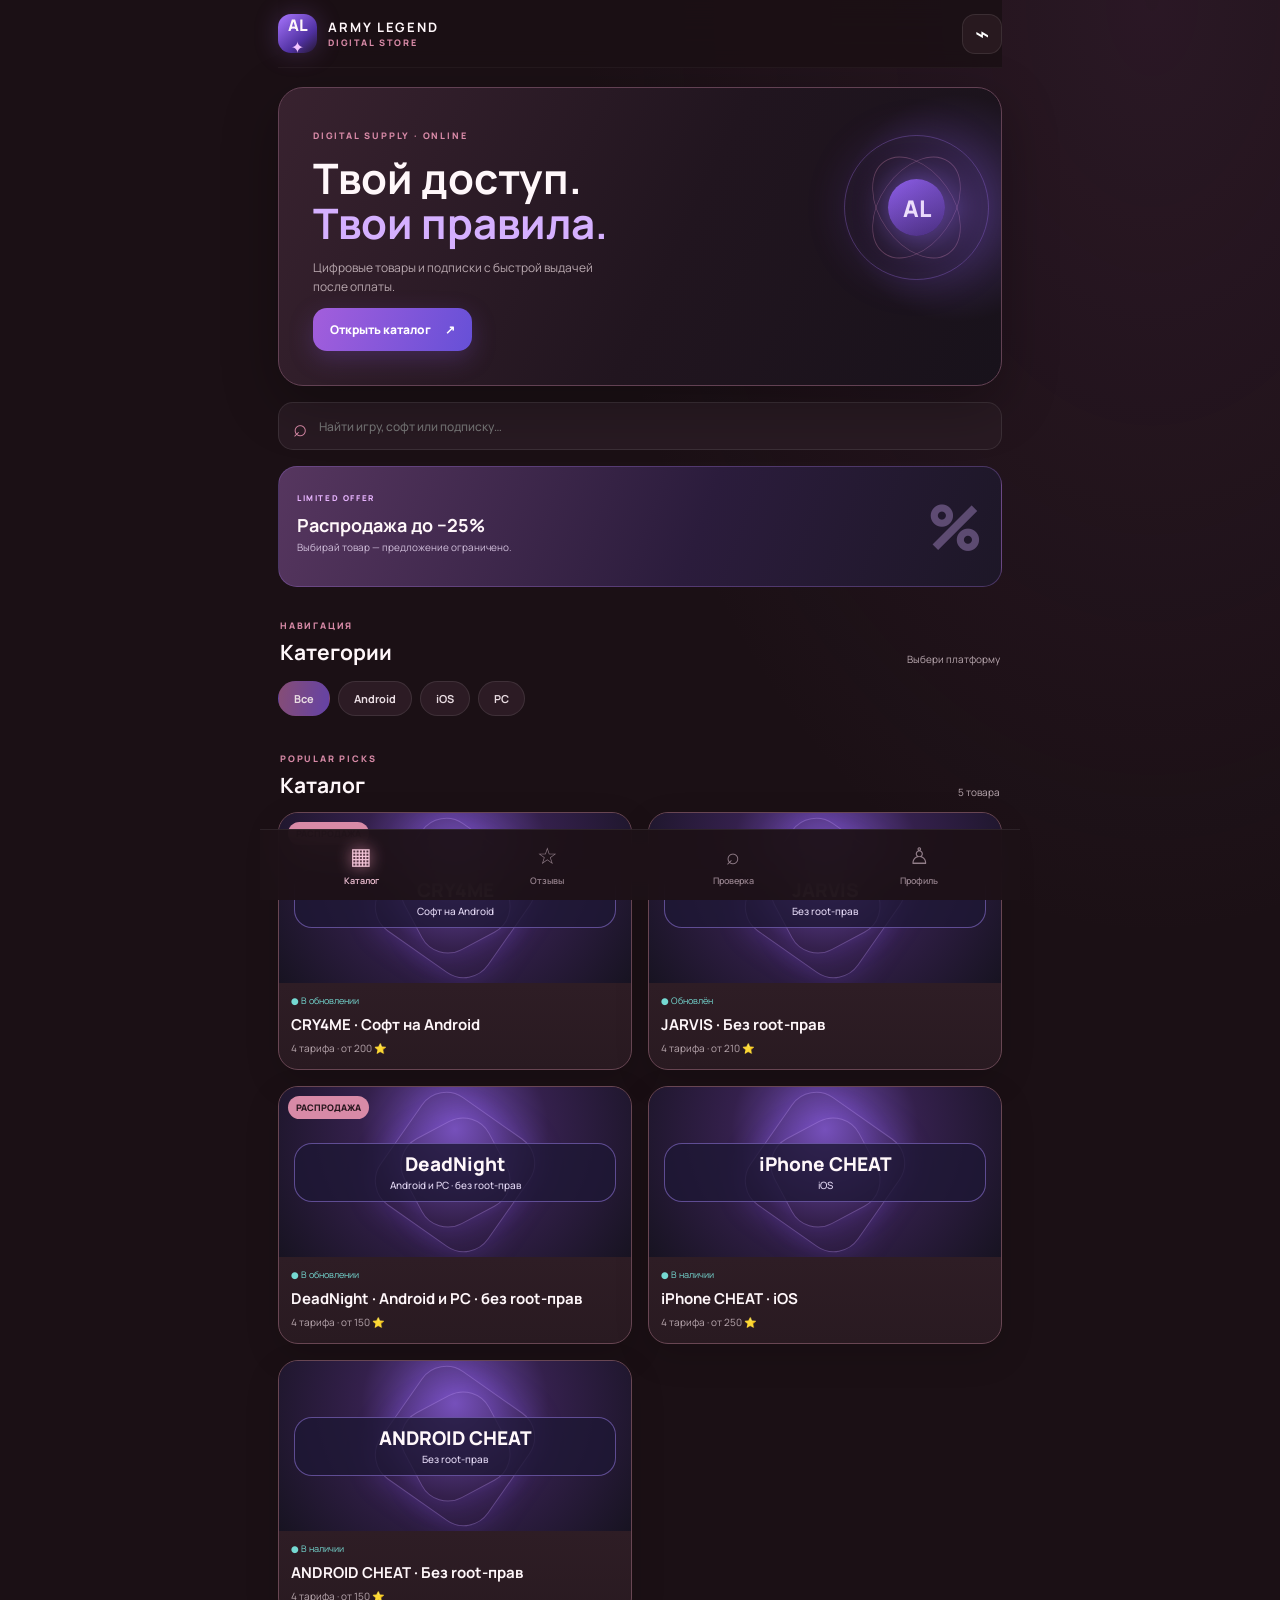
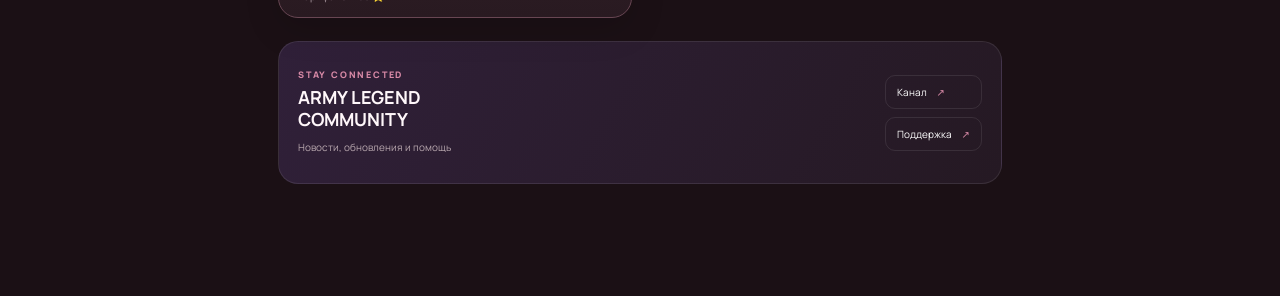
<file: army_legend_mini_app/index.html>
<!doctype html>
<html lang="ru">
<head>
  <meta charset="utf-8">
  <meta name="viewport" content="width=device-width, initial-scale=1, viewport-fit=cover">
  <meta name="theme-color" content="#1b1015">
  <title>ARMY LEGEND — магазин цифровых товаров</title>
  <link rel="stylesheet" href="styles.css">
  <script src="https://telegram.org/js/telegram-web-app.js"></script>
</head>
<body>
  <div class="app-shell">
    <header class="topbar">
      <div class="brand-mark">AL<span>✦</span></div>
      <div class="brand-copy"><b>ARMY LEGEND</b><small>DIGITAL STORE</small></div>
      <button class="icon-btn" id="profileShortcut" aria-label="Профиль">⌁</button>
    </header>

    <main id="app">
      <section class="hero">
        <div class="hero-copy">
          <span class="eyebrow">DIGITAL SUPPLY · ONLINE</span>
          <h1>Твой доступ.<br><em>Твои правила.</em></h1>
          <p>Цифровые товары и подписки с быстрой выдачей после оплаты.</p>
          <button class="primary-btn" id="heroCatalog">Открыть каталог <span>↗</span></button>
        </div>
        <div class="hero-orbit"><div class="orbit-core">AL</div><i></i><b></b></div>
      </section>

      <section class="search-row">
        <span>⌕</span><input id="searchInput" type="search" placeholder="Найти игру, софт или подписку…">
      </section>

      <section class="promo">
        <div><span class="promo-tag">LIMITED OFFER</span><h2>Распродажа до −25%</h2><p>Выбирай товар — предложение ограничено.</p></div>
        <div class="promo-symbol">%</div>
      </section>

      <section class="section-head"><div><span class="eyebrow">НАВИГАЦИЯ</span><h2>Категории</h2></div><span class="muted">Выбери платформу</span></section>
      <div class="platforms" id="platformFilters">
        <button class="chip active" data-platform="all">Все</button>
        <button class="chip" data-platform="Android">Android</button>
        <button class="chip" data-platform="iOS">iOS</button>
        <button class="chip" data-platform="PC">PC</button>
      </div>

      <section class="section-head compact"><div><span class="eyebrow">POPULAR PICKS</span><h2>Каталог</h2></div><span class="muted" id="itemCount"></span></section>
      <div class="catalog-grid" id="catalogGrid"></div>

      <section class="community">
        <div><span class="eyebrow">STAY CONNECTED</span><h2>ARMY LEGEND<br>COMMUNITY</h2><p>Новости, обновления и помощь</p></div>
        <div class="community-links">
          <a id="channelLink" href="#" target="_blank" rel="noreferrer">Канал <span>↗</span></a>
          <a id="chatLink" href="#" target="_blank" rel="noreferrer">Поддержка <span>↗</span></a>
        </div>
      </section>
    </main>

    <main id="productPage" class="hidden"></main>
    <main id="reviewsPage" class="hidden">
      <section class="page-intro"><span class="eyebrow">COMMUNITY FEEDBACK</span><h1>Отзывы</h1><p>Отзывы покупателей появятся здесь после подключения вашего канала с отзывами.</p></section>
      <div class="empty-state"><div>✦</div><b>Честные отзывы важны</b><span>Добавьте ссылку на канал с отзывами в app.js.</span></div>
    </main>
    <main id="checkPage" class="hidden">
      <section class="page-intro"><span class="eyebrow">ACCESS CONTROL</span><h1>Проверка</h1><p>Проверьте статус цифрового заказа по номеру.</p></section>
      <div class="panel"><label for="orderCheck">Номер заказа</label><input id="orderCheck" placeholder="Например, AL-123456"><button class="primary-btn full" id="checkOrder">Проверить заказ</button><div id="checkResult" class="notice"></div></div>
    </main>
    <main id="profilePage" class="hidden">
      <section class="page-intro"><span class="eyebrow">YOUR ACCOUNT</span><h1>Профиль</h1><p>Информация о вашем Telegram-аккаунте и заказах.</p></section>
      <div class="panel profile-panel"><div class="avatar" id="avatar">AL</div><div><b id="profileName">Гость</b><span id="profileId" class="muted">Откройте приложение через Telegram</span></div></div>
      <div class="panel"><div class="row-between"><span>Мои покупки</span><b id="purchaseCount">0</b></div><button class="secondary-btn full" id="showOrders">Посмотреть заказы</button><div id="ordersList"></div></div>
    </main>

    <nav class="bottom-nav">
      <button class="nav-item active" data-tab="catalog"><span>▦</span><small>Каталог</small></button>
      <button class="nav-item" data-tab="reviews"><span>☆</span><small>Отзывы</small></button>
      <button class="nav-item" data-tab="check"><span>⌕</span><small>Проверка</small></button>
      <button class="nav-item" data-tab="profile"><span>♙</span><small>Профиль</small></button>
    </nav>
  </div>

  <div class="modal-backdrop hidden" id="checkoutModal">
    <div class="modal">
      <button class="modal-close" id="closeModal">×</button>
      <span class="eyebrow">ORDER SUMMARY</span><h2>Оформление</h2>
      <div id="checkoutSummary"></div>
      <p class="fineprint">Оплата цифровых товаров внутри Telegram выполняется через Telegram Stars (XTR). Счёт откроется в защищённом окне Telegram.</p>
      <button class="primary-btn full" id="payButton">Перейти к оплате <span>↗</span></button>
      <div id="paymentMessage" class="notice"></div>
    </div>
  </div>
  <div class="toast" id="toast"></div>
  <script src="app.js"></script>
</body>
</html>
</file>
<file: army_legend_mini_app/styles.css>
@import url('https://fonts.googleapis.com/css2?family=Manrope:wght@400;500;600;700;800&display=swap');
:root{--bg:#1b1015;--panel:#28191f;--panel2:#311f27;--line:rgba(255,255,255,.09);--text:#fff7fa;--muted:#b9a8af;--pink:#d88aa7;--violet:#9569ff;--cyan:#75d9d2;--shadow:0 18px 55px rgba(0,0,0,.28)}
*{box-sizing:border-box}html{background:var(--bg);scroll-behavior:smooth}body{margin:0;color:var(--text);font-family:Manrope,system-ui,sans-serif;background:radial-gradient(ellipse at 90% 0%,rgba(115,61,113,.17),transparent 35%),var(--bg);min-height:100vh}.app-shell{max-width:760px;margin:auto;min-height:100vh;padding:0 18px 112px}.topbar{height:68px;display:flex;align-items:center;gap:11px;border-bottom:1px solid rgba(255,255,255,.04);position:sticky;top:0;background:rgba(27,16,21,.9);backdrop-filter:blur(16px);z-index:5}.brand-mark{width:39px;height:39px;border-radius:13px;background:linear-gradient(140deg,#a875ff,#5031a1 65%,#24172d);display:grid;place-items:center;font-weight:900;box-shadow:0 0 25px #8155b455}.brand-mark span{color:#f2c4ff}.brand-copy{display:flex;flex-direction:column;letter-spacing:.12em}.brand-copy b{font-size:13px}.brand-copy small,.eyebrow{font-size:9px;letter-spacing:.2em;color:var(--pink);font-weight:800}.icon-btn{margin-left:auto;border:1px solid var(--line);background:var(--panel);color:white;border-radius:13px;width:40px;height:40px;font-size:24px}.hero{margin:19px 0 16px;min-height:220px;border:1px solid #624153;border-radius:25px;padding:25px 22px;position:relative;overflow:hidden;background:linear-gradient(115deg,#38222f 0%,#21151f 55%,#18121b 100%);box-shadow:var(--shadow)}.hero:after{content:"";position:absolute;width:230px;height:230px;border-radius:50%;right:-70px;top:5px;background:radial-gradient(circle,rgba(150,105,255,.3),rgba(150,105,255,.02) 65%,transparent 70%)}.hero-copy{position:relative;z-index:1;max-width:75%}.hero h1{font-size:32px;line-height:1.07;margin:12px 0}.hero h1 em{font-style:normal;color:#d5b0ff}.hero p,.page-intro p{font-size:12px;line-height:1.6;color:var(--muted);max-width:290px}.hero-orbit{position:absolute;right:12px;top:47px;width:145px;height:145px;border:1px solid #a875ff55;border-radius:50%;box-shadow:0 0 40px #8c55ff25,inset 0 0 30px #8c55ff18}.hero-orbit:before,.hero-orbit:after{content:"";position:absolute;border:1px solid #d88aa755;border-radius:50%;inset:15px;transform:rotate(35deg) scaleX(.65)}.hero-orbit:after{transform:rotate(-35deg) scaleX(.65)}.orbit-core{position:absolute;inset:43px;border-radius:50%;display:grid;place-items:center;background:linear-gradient(145deg,#8e5ee8,#321c58);font-weight:900;font-size:23px;box-shadow:0 0 32px #9569ff88}.primary-btn,.secondary-btn{border:0;border-radius:14px;padding:13px 17px;font:800 12px Manrope;color:white;background:linear-gradient(110deg,#a35edc,#6650d7);box-shadow:0 8px 25px #8452d344;cursor:pointer;transition:.2s}.primary-btn:active,.secondary-btn:active,.chip:active,.nav-item:active{transform:scale(.97)}.primary-btn span{margin-left:12px}.search-row{height:48px;background:#281a22;border:1px solid var(--line);border-radius:15px;display:flex;align-items:center;padding:0 14px;gap:10px;color:var(--pink);font-size:24px}.search-row input,.panel input{border:0;outline:0;background:transparent;color:white;width:100%;font:500 12px Manrope}.section-head{display:flex;align-items:end;justify-content:space-between;margin:25px 2px 13px}.section-head h2,.community h2,.modal h2{margin:4px 0 0;font-size:21px}.muted{color:var(--muted);font-size:10px}.platforms{display:flex;gap:8px;overflow:auto;padding:2px 0 4px}.chip{white-space:nowrap;border:1px solid var(--line);background:#2c1b24;color:#e9dce2;padding:9px 15px;border-radius:99px;font:700 11px Manrope}.chip.active{background:linear-gradient(100deg,#864d75,#6442a6);border-color:transparent}.catalog-grid{display:grid;grid-template-columns:repeat(2,minmax(0,1fr));gap:12px}.product-card{border:1px solid #684653;border-radius:20px;overflow:hidden;background:linear-gradient(180deg,#38232d,#291a21);box-shadow:0 12px 35px #0002;cursor:pointer;transition:.2s}.product-card:active{transform:scale(.985)}.product-art{height:132px;position:relative;display:grid;place-items:center;text-align:center;padding:15px;background:radial-gradient(circle at 50% 25%,#7650bb 0,#34204c 43%,#171321 100%);overflow:hidden}.product-art:before,.product-art:after{content:"";position:absolute;width:130px;height:130px;border:1px solid #c29aff55;border-radius:30px;transform:rotate(35deg);box-shadow:0 0 30px #8f5bff44}.product-art:after{width:95px;height:95px;transform:rotate(-28deg)}.art-label{position:relative;z-index:1;background:#1e1734c9;border:1px solid #a98aff77;border-radius:18px;padding:10px 12px;width:100%;font-weight:900;font-size:19px;line-height:1.1}.art-label small{display:block;font-weight:500;font-size:10px;margin-top:5px;color:#e4d9f5}.sale-tag{position:absolute;top:9px;left:9px;z-index:2;background:#d88aa7;color:#25151c;border-radius:20px;padding:5px 8px;font-size:9px;font-weight:900}.product-info{padding:11px 12px 14px}.status{font-size:9px;color:var(--cyan);margin-bottom:7px}.product-info h3{font-size:13px;line-height:1.4;margin:0 0 6px}.product-info p{margin:0;color:var(--muted);font-size:10px}.promo{margin-top:16px;padding:17px 18px;border-radius:19px;background:linear-gradient(110deg,#56365f,#2b1c3c 58%,#1d1727);border:1px solid #8d65bd66;display:flex;justify-content:space-between;overflow:hidden}.promo h2{font-size:18px;margin:7px 0 3px}.promo p{margin:0;font-size:10px;color:#d1bfdb}.promo-tag{font-size:8px;letter-spacing:.2em;color:#e8b5ff;font-weight:900}.promo-symbol{font-size:62px;font-weight:900;color:#d8b0ff55;align-self:center}.community{margin-top:23px;padding:19px;border-radius:20px;background:linear-gradient(120deg,#302039,#251923);border:1px solid var(--line);display:flex;justify-content:space-between;gap:12px}.community h2{font-size:18px;line-height:1.2}.community p{font-size:10px;color:var(--muted)}.community-links{display:flex;flex-direction:column;gap:8px;justify-content:center}.community-links a{color:white;text-decoration:none;font-size:10px;padding:9px 11px;border:1px solid var(--line);border-radius:10px;white-space:nowrap}.community-links span{color:var(--pink);margin-left:8px}.bottom-nav{position:fixed;bottom:0;left:50%;transform:translateX(-50%);width:min(760px,100%);padding:10px 8px calc(10px + env(safe-area-inset-bottom));background:rgba(29,17,23,.94);backdrop-filter:blur(18px);border-top:1px solid #ffffff12;display:grid;grid-template-columns:repeat(4,1fr);z-index:10}.nav-item{border:0;background:none;color:#927e89;display:flex;flex-direction:column;align-items:center;gap:4px;padding:3px;cursor:pointer}.nav-item span{font-size:23px}.nav-item small{font:600 9px Manrope}.nav-item.active{color:#f2c3d7}.nav-item.active span{filter:drop-shadow(0 0 8px #d88aa7)}.hidden{display:none!important}.page-intro{padding:27px 3px 18px}.page-intro h1{font-size:31px;margin:7px 0}.panel{padding:17px;border:1px solid var(--line);background:var(--panel);border-radius:18px;margin:12px 0}.panel label{display:block;font-size:11px;margin-bottom:9px;color:var(--muted)}.panel input{padding:12px;background:#1b1117;border:1px solid var(--line);border-radius:11px;margin-bottom:12px}.full{width:100%;margin-top:10px}.secondary-btn{background:#44304b;box-shadow:none}.notice{font-size:11px;color:var(--muted);margin-top:10px;line-height:1.5}.profile-panel{display:flex;align-items:center;gap:13px}.profile-panel b,.profile-panel span{display:block}.avatar{width:46px;height:46px;border-radius:15px;display:grid;place-items:center;background:linear-gradient(140deg,#9d63e8,#4a347f);font-weight:900}.row-between{display:flex;justify-content:space-between;font-size:12px}.empty-state{text-align:center;padding:50px 20px;color:var(--muted);display:flex;flex-direction:column;gap:9px;font-size:11px}.empty-state div{font-size:35px;color:var(--pink)}.product-detail{padding-top:18px}.back-btn{border:1px solid var(--line);background:var(--panel);color:white;border-radius:11px;padding:9px 13px;margin-bottom:15px}.detail-art{height:190px;border-radius:22px;background:radial-gradient(circle at 50% 30%,#895fd0,#33234e 48%,#171321);display:grid;place-items:center;border:1px solid #a875ff55;margin-bottom:18px}.detail-art .art-label{width:70%;font-size:25px;text-align:center;padding:20px}.detail-title{font-size:25px;margin:0 0 6px}.detail-description{color:var(--muted);font-size:12px;line-height:1.6}.plan-list{display:grid;grid-template-columns:repeat(2,1fr);gap:9px;margin:15px 0}.plan{background:#2b1b24;border:1px solid var(--line);border-radius:14px;padding:13px;text-align:left;color:white;cursor:pointer;font:700 11px Manrope}.plan b{display:block;font-size:17px;margin-top:7px}.plan.selected{border-color:#b27dff;background:#39264b;box-shadow:0 0 20px #9569ff22}.modal-backdrop{position:fixed;inset:0;background:#08060aaf;z-index:20;display:flex;align-items:end;justify-content:center}.modal{width:min(560px,100%);background:#281a23;border:1px solid #76536b;border-radius:24px 24px 0 0;padding:25px 20px calc(25px + env(safe-area-inset-bottom));position:relative;box-shadow:var(--shadow)}.modal-close{position:absolute;right:17px;top:14px;background:none;border:0;color:white;font-size:26px}.fineprint{font-size:10px;line-height:1.5;color:var(--muted)}.toast{position:fixed;bottom:95px;left:50%;transform:translate(-50%,20px);opacity:0;pointer-events:none;background:#f0c5dc;color:#25151d;border-radius:12px;padding:10px 15px;font-size:11px;font-weight:800;transition:.25s;z-index:30}.toast.show{opacity:1;transform:translate(-50%,0)}.cart-line{display:flex;justify-content:space-between;padding:12px 0;border-bottom:1px solid var(--line);font-size:12px}
@media(min-width:600px){.hero{min-height:255px;padding:34px}.hero h1{font-size:42px}.product-art{height:170px}.catalog-grid{gap:16px}.product-info h3{font-size:15px}}
</file>
